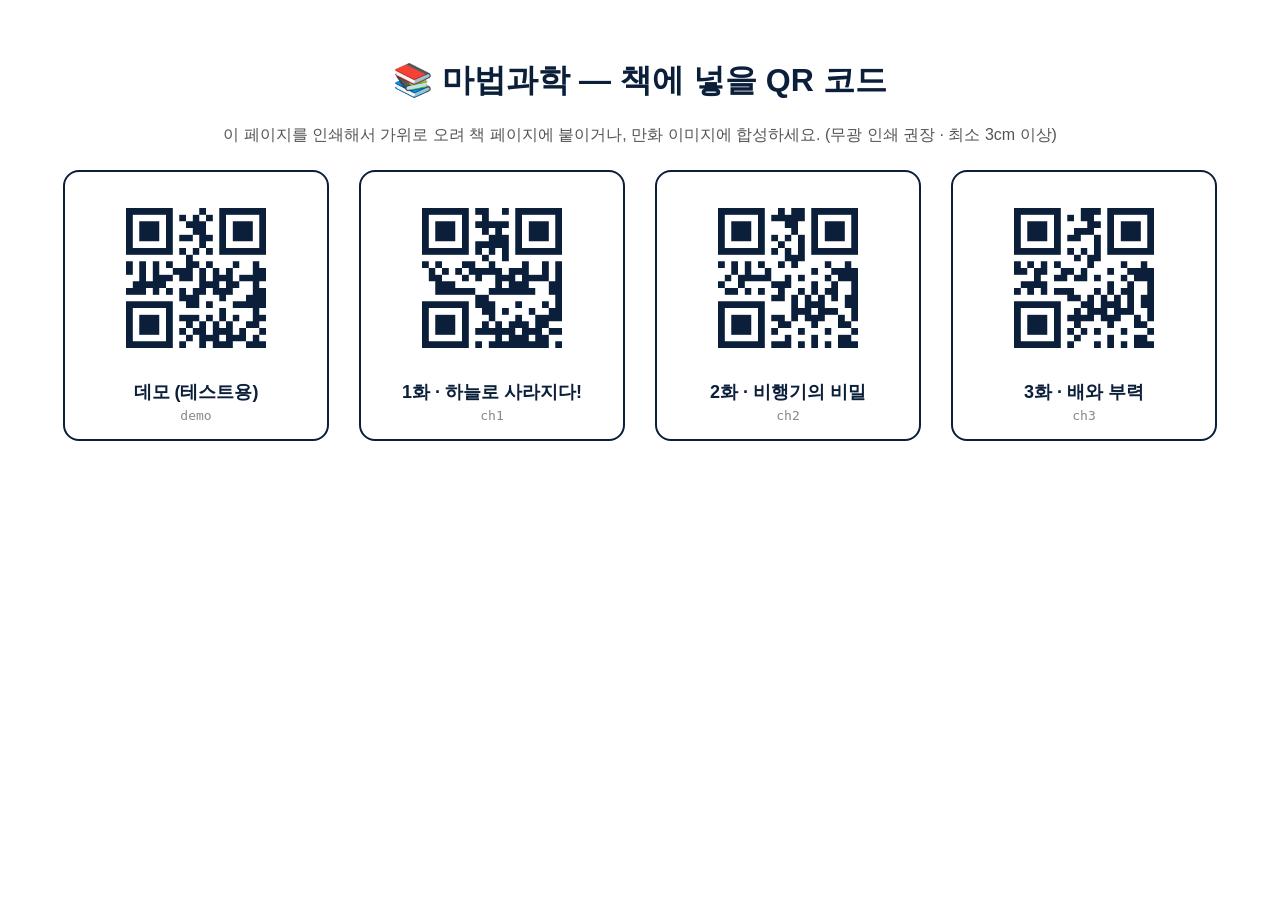
<file: qr/인쇄용_QR모음.html>
<!DOCTYPE html>
<html lang="ko">
<head>
  <meta charset="UTF-8" />
  <title>마법과학 QR 모음 (인쇄용)</title>
  <style>
    body { font-family: "Apple SD Gothic Neo", sans-serif; padding: 30px; color: #0b1f3a; }
    h1 { text-align: center; }
    p.guide { text-align: center; color: #555; }
    .grid { display: flex; flex-wrap: wrap; gap: 30px; justify-content: center; margin-top: 24px; }
    .card {
      width: 230px; border: 2px solid #0b1f3a; border-radius: 16px;
      padding: 16px; text-align: center;
    }
    .card img { width: 180px; height: 180px; }
    .card .code { font-family: monospace; color: #888; margin-top: 4px; }
    .card .title { font-size: 18px; font-weight: 700; margin-top: 8px; }
    @media print { .card { break-inside: avoid; } p.guide { display:none; } }
  </style>
</head>
<body>
  <h1>📚 마법과학 — 책에 넣을 QR 코드</h1>
  <p class="guide">이 페이지를 인쇄해서 가위로 오려 책 페이지에 붙이거나, 만화 이미지에 합성하세요. (무광 인쇄 권장 · 최소 3cm 이상)</p>
  <div class="grid">
    <div class="card">
      <img src="qr-demo.png" alt="demo" />
      <div class="title">데모 (테스트용)</div>
      <div class="code">demo</div>
    </div>
    <div class="card">
      <img src="qr-ch1.png" alt="ch1" />
      <div class="title">1화 · 하늘로 사라지다!</div>
      <div class="code">ch1</div>
    </div>
    <div class="card">
      <img src="qr-ch2.png" alt="ch2" />
      <div class="title">2화 · 비행기의 비밀</div>
      <div class="code">ch2</div>
    </div>
    <div class="card">
      <img src="qr-ch3.png" alt="ch3" />
      <div class="title">3화 · 배와 부력</div>
      <div class="code">ch3</div>
    </div>
  </div>
</body>
</html>
</file>
